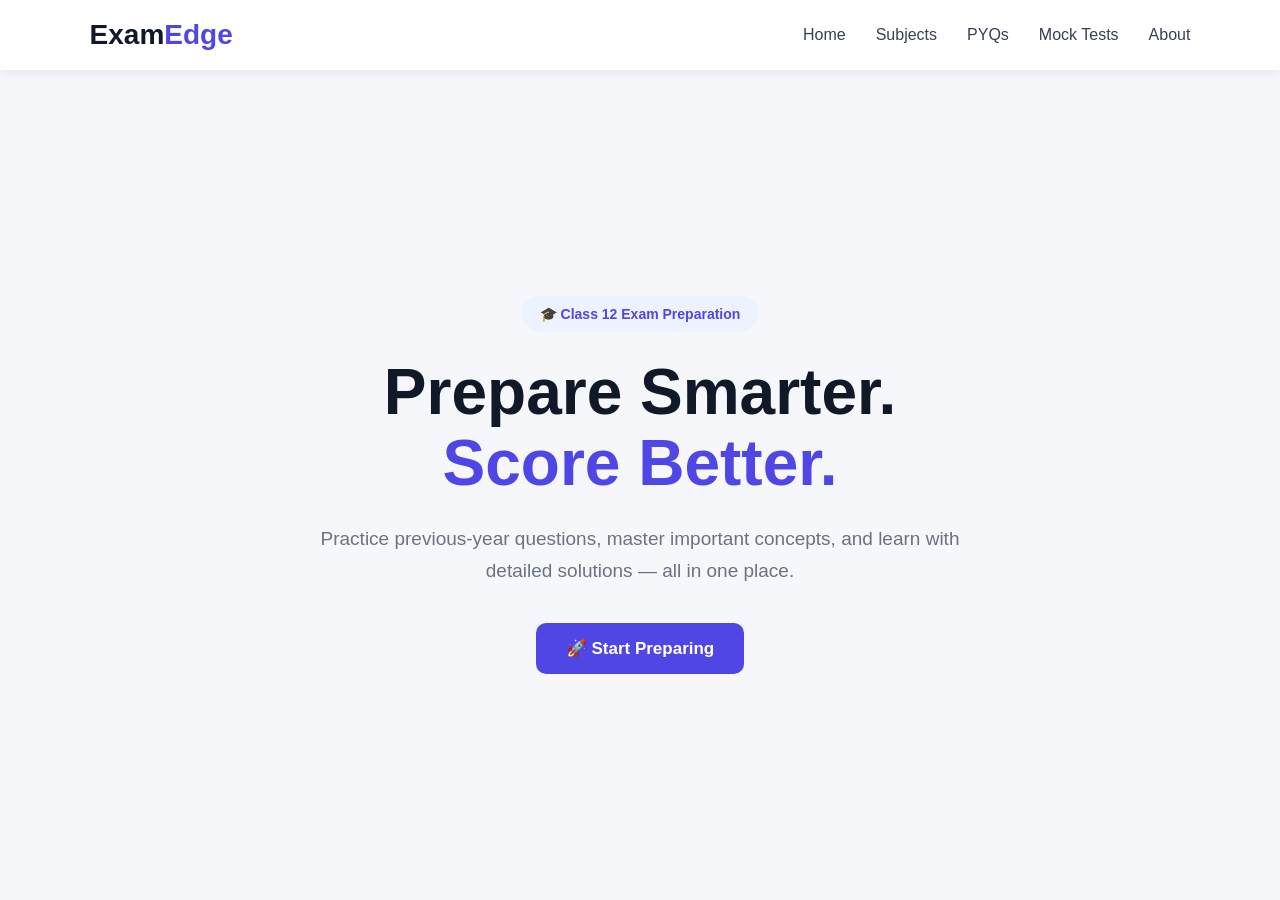
<file: index.html>
<!DOCTYPE html>
<html lang="en">
<head>
    <meta charset="UTF-8">
    <meta name="viewport" content="width=device-width, initial-scale=1.0">
    <title>ExamEdge - Class 12 Exam Preparation</title>
    <link rel="stylesheet" href="style.css">
</head>

<body>

    <header class="navbar">

    <div class="logo">
        Exam<span>Edge</span>
    </div>

    <nav>
        <a href="#">Home</a>
        <a href="subjects.html">Subjects</a>
        <a href="#">PYQs</a>
        <a href="#">Mock Tests</a>
        <a href="#">About</a>
    </nav>

</header>
    <section class="hero">

    <div class="hero-content">

        <p class="tagline">🎓 Class 12 Exam Preparation</p>

        <h1>
            Prepare Smarter.<br>
            <span>Score Better.</span>
        </h1>

        <p class="hero-text">
            Practice previous-year questions, master important concepts,
            and learn with detailed solutions — all in one place.
        </p>

        <a href="#" class="hero-button">
            🚀 Start Preparing
        </a>

    </div>

</section>

</body>
</html>
</file>
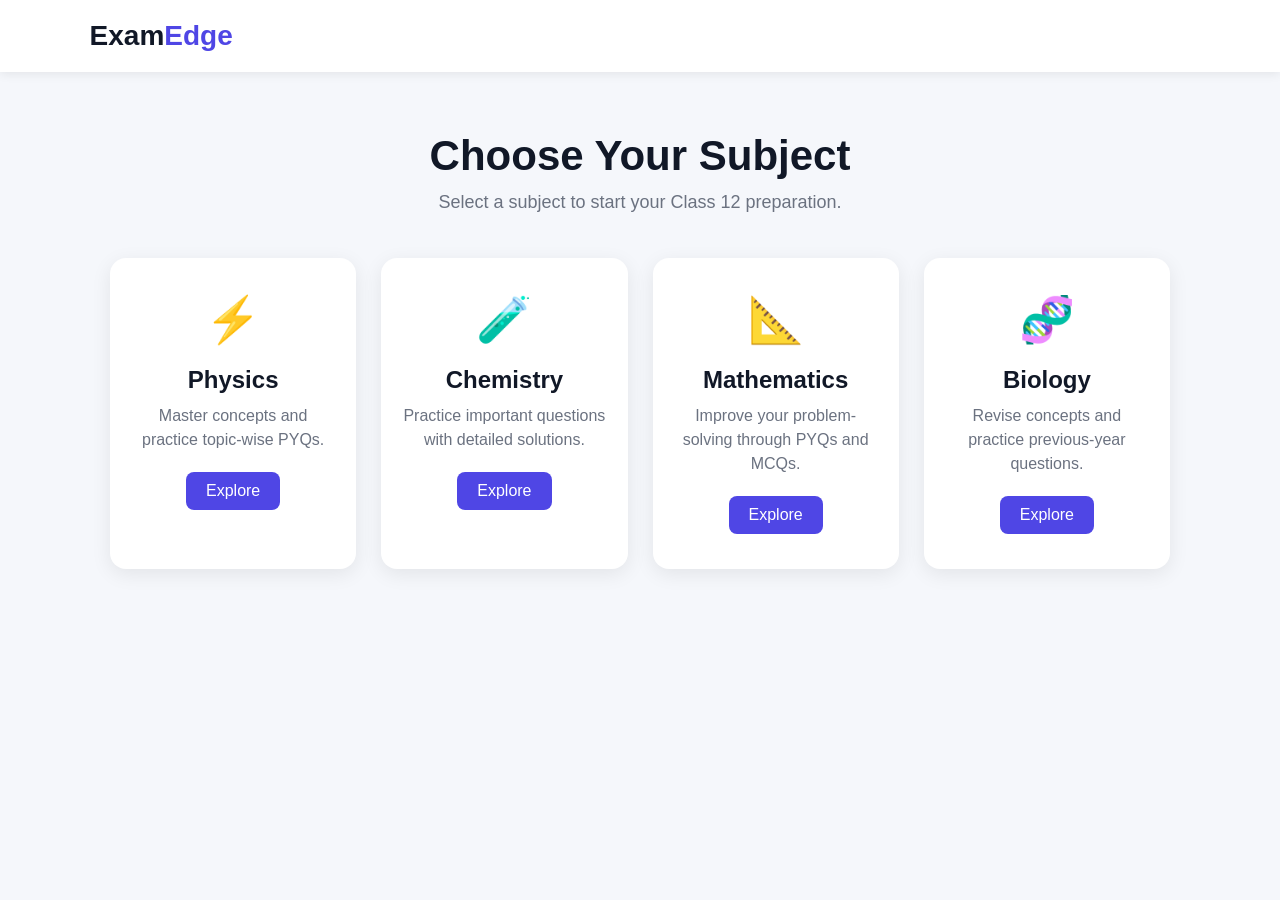
<file: subjects.html>
<!DOCTYPE html>
<html lang="en">

<head>
    <meta charset="UTF-8">
    <meta name="viewport" content="width=device-width, initial-scale=1.0">

    <title>Subjects - ExamEdge</title>

    <style>
        * {
            margin: 0;
            padding: 0;
            box-sizing: border-box;
        }

        body {
            font-family: Arial, sans-serif;
            background: #f5f7fb;
            color: #111827;
        }

        .header {
            background: white;
            padding: 20px 7%;
            box-shadow: 0 2px 10px rgba(0, 0, 0, 0.08);
        }

        .logo {
            font-size: 28px;
            font-weight: bold;
        }

        .logo span {
            color: #4f46e5;
        }

        .container {
            max-width: 1100px;
            margin: 60px auto;
            padding: 0 20px;
            text-align: center;
        }

        .container h1 {
            font-size: 42px;
            margin-bottom: 12px;
        }

        .subtitle {
            color: #6b7280;
            font-size: 18px;
            margin-bottom: 45px;
        }

        .subjects {
            display: grid;
            grid-template-columns: repeat(4, 1fr);
            gap: 25px;
        }

        .subject-card {
            background: white;
            padding: 35px 20px;
            border-radius: 16px;
            box-shadow: 0 5px 20px rgba(0, 0, 0, 0.08);
            transition: 0.3s;
        }

        .subject-card:hover {
            transform: translateY(-6px);
        }

        .icon {
            font-size: 45px;
            margin-bottom: 20px;
        }

        .subject-card h2 {
            margin-bottom: 10px;
        }

        .subject-card p {
            color: #6b7280;
            line-height: 1.5;
        }

        .start-btn {
            display: inline-block;
            margin-top: 20px;
            padding: 10px 20px;
            background: #4f46e5;
            color: white;
            text-decoration: none;
            border-radius: 8px;
        }

        @media (max-width: 800px) {
            .subjects {
                grid-template-columns: repeat(2, 1fr);
            }
        }

        @media (max-width: 500px) {
            .subjects {
                grid-template-columns: 1fr;
            }

            .container h1 {
                font-size: 32px;
            }
        }
    </style>
</head>

<body>

    <header class="header">
        <div class="logo">
            Exam<span>Edge</span>
        </div>
    </header>

    <main class="container">

        <h1>Choose Your Subject</h1>

        <p class="subtitle">
            Select a subject to start your Class 12 preparation.
        </p>

        <section class="subjects">

            <div class="subject-card">
                <div class="icon">⚡</div>
                <h2>Physics</h2>
                <p>Master concepts and practice topic-wise PYQs.</p>
                <a href="#" class="start-btn">Explore</a>
            </div>

            <div class="subject-card">
                <div class="icon">🧪</div>
                <h2>Chemistry</h2>
                <p>Practice important questions with detailed solutions.</p>
                <a href="#" class="start-btn">Explore</a>
            </div>

            <div class="subject-card">
                <div class="icon">📐</div>
                <h2>Mathematics</h2>
                <p>Improve your problem-solving through PYQs and MCQs.</p>
                <a href="#" class="start-btn">Explore</a>
            </div>

            <div class="subject-card">
                <div class="icon">🧬</div>
                <h2>Biology</h2>
                <p>Revise concepts and practice previous-year questions.</p>
                <a href="#" class="start-btn">Explore</a>
            </div>

        </section>

    </main>

</body>

</html>
</file>
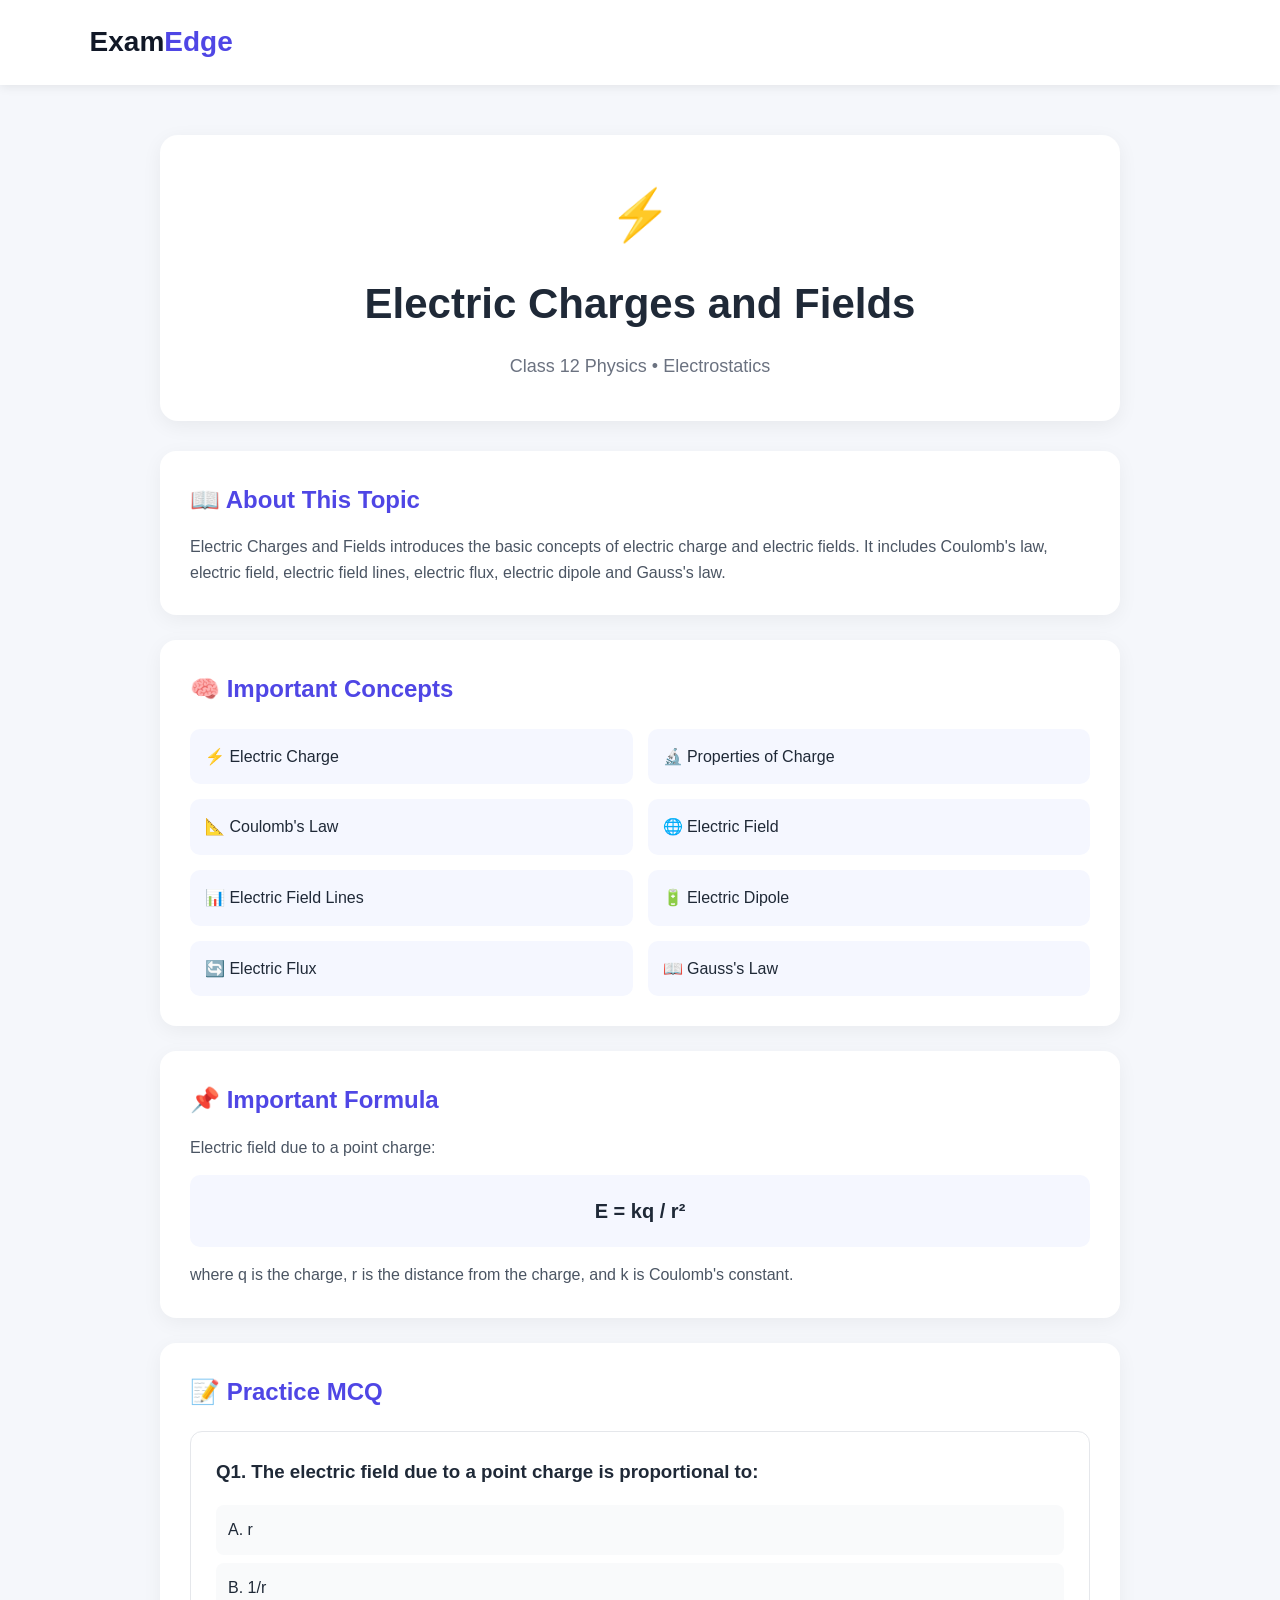
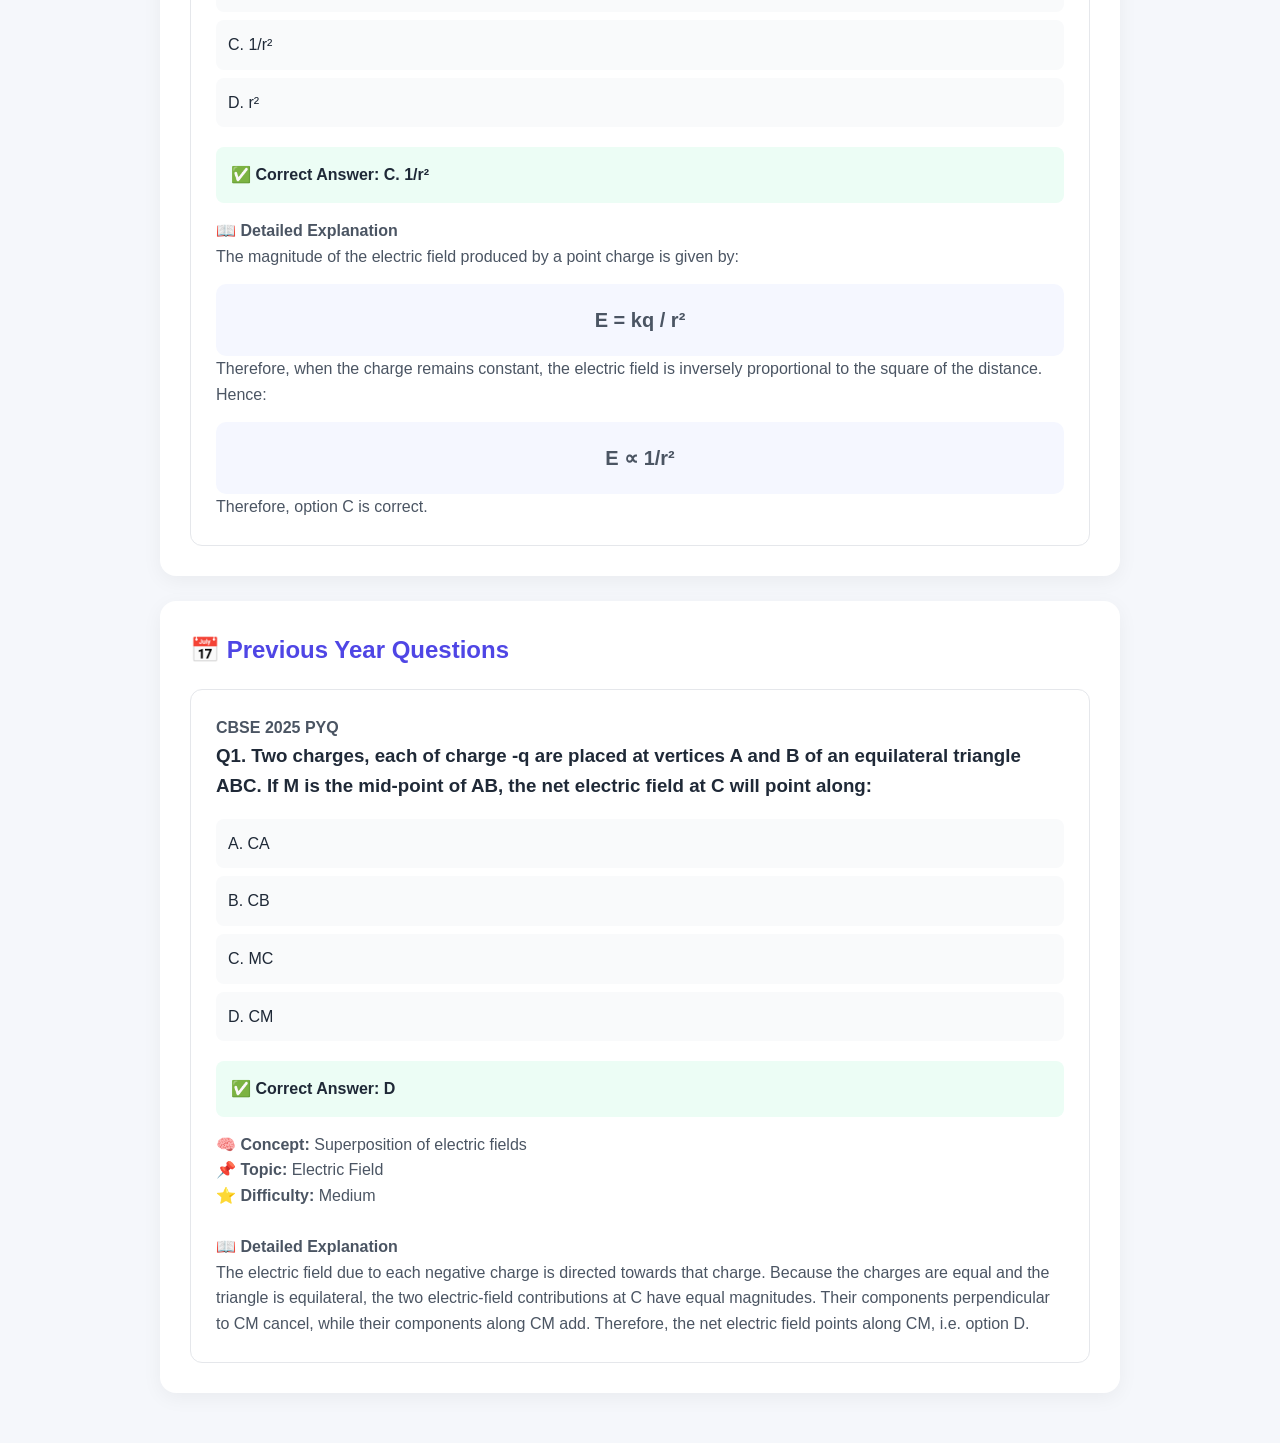
<file: physics/electric-charges-and-fields.html>
<!DOCTYPE html>
<html lang="en">

<head>
    <meta charset="UTF-8">
    <meta name="viewport" content="width=device-width, initial-scale=1.0">

    <title>Electric Charges and Fields - ExamEdge</title>

    <style>
        * {
            margin: 0;
            padding: 0;
            box-sizing: border-box;
        }

        body {
            font-family: Arial, sans-serif;
            background: #f5f7fb;
            color: #1f2937;
            line-height: 1.6;
        }

        /* Header */

        .header {
            background: white;
            padding: 20px 7%;
            box-shadow: 0 2px 10px rgba(0, 0, 0, 0.08);
        }

        .logo {
            font-size: 28px;
            font-weight: bold;
            color: #111827;
        }

        .logo span {
            color: #4f46e5;
        }

        /* Main Container */

        .container {
            max-width: 1000px;
            margin: 50px auto;
            padding: 0 20px;
        }

        /* Topic Header */

        .topic-header {
            background: white;
            padding: 40px;
            border-radius: 18px;
            margin-bottom: 30px;
            text-align: center;
            box-shadow: 0 5px 20px rgba(0, 0, 0, 0.06);
        }

        .topic-header .icon {
            font-size: 50px;
            margin-bottom: 15px;
        }

        .topic-header h1 {
            font-size: 42px;
            margin-bottom: 15px;
        }

        .topic-header p {
            color: #6b7280;
            font-size: 18px;
        }

        /* Sections */

        .section {
            background: white;
            padding: 30px;
            border-radius: 16px;
            margin-bottom: 25px;
            box-shadow: 0 5px 20px rgba(0, 0, 0, 0.05);
        }

        .section h2 {
            color: #4f46e5;
            margin-bottom: 15px;
        }

        .section p {
            color: #4b5563;
        }

        /* Concepts */

        .concepts {
            display: grid;
            grid-template-columns: repeat(2, 1fr);
            gap: 15px;
            margin-top: 20px;
        }

        .concept {
            background: #f5f7ff;
            padding: 15px;
            border-radius: 10px;
            font-weight: 500;
        }

        /* Formula */

        .formula {
            background: #f5f7ff;
            padding: 20px;
            margin-top: 15px;
            border-radius: 10px;
            text-align: center;
            font-size: 20px;
            font-weight: bold;
        }

        /* Question */

        .question {
            border: 1px solid #e5e7eb;
            padding: 25px;
            border-radius: 12px;
            margin-top: 20px;
        }

        .question h3 {
            margin-bottom: 18px;
        }

        .options {
            margin-top: 15px;
        }

        .option {
            padding: 12px;
            margin: 8px 0;
            background: #f9fafb;
            border-radius: 8px;
        }

        .answer {
            margin-top: 20px;
            padding: 15px;
            background: #ecfdf5;
            border-radius: 8px;
        }

        .solution {
            margin-top: 15px;
            color: #4b5563;
        }

        /* Responsive */

        @media (max-width: 700px) {

            .topic-header h1 {
                font-size: 30px;
            }

            .concepts {
                grid-template-columns: 1fr;
            }

            .topic-header,
            .section {
                padding: 25px;
            }
        }
    </style>
</head>

<body>

    <header class="header">

        <div class="logo">
            Exam<span>Edge</span>
        </div>

    </header>


    <main class="container">

        <!-- Topic Introduction -->

        <section class="topic-header">

            <div class="icon">⚡</div>

            <h1>Electric Charges and Fields</h1>

            <p>
                Class 12 Physics • Electrostatics
            </p>

        </section>


        <!-- About Topic -->

        <section class="section">

            <h2>📖 About This Topic</h2>

            <p>
                Electric Charges and Fields introduces the basic concepts
                of electric charge and electric fields. It includes
                Coulomb's law, electric field, electric field lines,
                electric flux, electric dipole and Gauss's law.
            </p>

        </section>


        <!-- Important Concepts -->

        <section class="section">

            <h2>🧠 Important Concepts</h2>

            <div class="concepts">

                <div class="concept">
                    ⚡ Electric Charge
                </div>

                <div class="concept">
                    🔬 Properties of Charge
                </div>

                <div class="concept">
                    📐 Coulomb's Law
                </div>

                <div class="concept">
                    🌐 Electric Field
                </div>

                <div class="concept">
                    📊 Electric Field Lines
                </div>

                <div class="concept">
                    🔋 Electric Dipole
                </div>

                <div class="concept">
                    🔄 Electric Flux
                </div>

                <div class="concept">
                    📖 Gauss's Law
                </div>

            </div>

        </section>


        <!-- Important Formula -->

        <section class="section">

            <h2>📌 Important Formula</h2>

            <p>
                Electric field due to a point charge:
            </p>

            <div class="formula">
                E = kq / r²
            </div>

            <p style="margin-top: 15px;">
                where q is the charge, r is the distance from the charge,
                and k is Coulomb's constant.
            </p>

        </section>


        <!-- Practice Question -->

        <section class="section">

            <h2>📝 Practice MCQ</h2>

            <div class="question">

                <h3>
                    Q1. The electric field due to a point charge is
                    proportional to:
                </h3>

                <div class="options">

                    <div class="option">A. r</div>

                    <div class="option">B. 1/r</div>

                    <div class="option">C. 1/r²</div>

                    <div class="option">D. r²</div>

                </div>


                <div class="answer">

                    <strong>✅ Correct Answer: C. 1/r²</strong>

                </div>


                <div class="solution">

                    <strong>📖 Detailed Explanation</strong>

                    <p>
                        The magnitude of the electric field produced by
                        a point charge is given by:
                    </p>

                    <div class="formula">
                        E = kq / r²
                    </div>

                    <p>
                        Therefore, when the charge remains constant,
                        the electric field is inversely proportional
                        to the square of the distance.
                    </p>

                    <p>
                        Hence:
                    </p>

                    <div class="formula">
                        E ∝ 1/r²
                    </div>

                    <p>
                        Therefore, option C is correct.
                    </p>

                </div>

            </div>

        </section>


        <!-- PYQ Section -->

        <section class="section">

            <h2>📅 Previous Year Questions</h2>

            <p>
                Year-wise previous-year questions for this topic will
                appear here.
            </p>

            <p style="margin-top: 10px;">
                We will add verified PYQs with their year, options,
                correct answers and detailed solutions in the next stage.
            </p>

        </section>

    </main>
<script src="electric-charges-and-fields-data.js"></script>

<script>
    const pyqContainer = document.querySelector(".section:last-child");

    pyqContainer.innerHTML = `
        <h2>📅 Previous Year Questions</h2>
    `;

    electricChargesAndFieldsPYQs.forEach((pyq, index) => {

        const questionHTML = `
            <div class="question">

                <p><strong>CBSE ${pyq.year} PYQ</strong></p>

                <h3>
                    Q${index + 1}. ${pyq.question}
                </h3>

                <div class="options">

                    <div class="option">A. ${pyq.options.A}</div>
                    <div class="option">B. ${pyq.options.B}</div>
                    <div class="option">C. ${pyq.options.C}</div>
                    <div class="option">D. ${pyq.options.D}</div>

                </div>

                <div class="answer">
                    <strong>✅ Correct Answer: ${pyq.answer}</strong>
                </div>

                <div class="solution">

                    <p><strong>🧠 Concept:</strong> ${pyq.concept}</p>

                    <p><strong>📌 Topic:</strong> ${pyq.topic}</p>

                    <p><strong>⭐ Difficulty:</strong> ${pyq.difficulty}</p>

                    <br>

                    <strong>📖 Detailed Explanation</strong>

                    <p>
                        ${pyq.explanation}
                    </p>

                </div>

            </div>
        `;

        pyqContainer.innerHTML += questionHTML;

    });
</script>
</body>

</html>
</file>
<file: style.css>
* {
    margin: 0;
    padding: 0;
    box-sizing: border-box;
}

body {
    font-family: Arial, sans-serif;
    background: #f5f7fb;
    color: #1f2937;
}

/* Navigation Bar */

.navbar {
    width: 100%;
    height: 70px;
    background: white;
    display: flex;
    align-items: center;
    justify-content: space-between;
    padding: 0 7%;
    box-shadow: 0 2px 10px rgba(0, 0, 0, 0.08);
}

/* Logo */

.logo {
    font-size: 28px;
    font-weight: bold;
    color: #111827;
}

.logo span {
    color: #4f46e5;
}

/* Navigation Links */

nav {
    display: flex;
    gap: 30px;
}

nav a {
    text-decoration: none;
    color: #374151;
    font-size: 16px;
    font-weight: 500;
    transition: 0.3s;
}

nav a:hover {
    color: #4f46e5;
}
/* Hero Section */

.hero {
    min-height: calc(100vh - 70px);
    display: flex;
    align-items: center;
    justify-content: center;
    text-align: center;
    padding: 80px 20px;
}

.hero-content {
    max-width: 800px;
}

/* Small heading */

.tagline {
    display: inline-block;
    background: #eef2ff;
    color: #4f46e5;
    padding: 10px 18px;
    border-radius: 30px;
    font-size: 14px;
    font-weight: 600;
    margin-bottom: 25px;
}

/* Main heading */

.hero h1 {
    margin: 0;
    font-size: 64px;
    line-height: 1.1;
    color: #111827;
}

.hero h1 span {
    color: #4f46e5;
}

/* Description */

.hero-text {
    max-width: 650px;
    margin: 25px auto 35px;
    font-size: 19px;
    line-height: 1.7;
    color: #6b7280;
}

/* Button */

.hero-button {
    display: inline-block;
    padding: 15px 30px;
    background: #4f46e5;
    color: white;
    text-decoration: none;
    border-radius: 10px;
    font-size: 17px;
    font-weight: 600;
    transition: 0.3s;
}

.hero-button:hover {
    background: #3730a3;
    transform: translateY(-2px);
}
</file>
